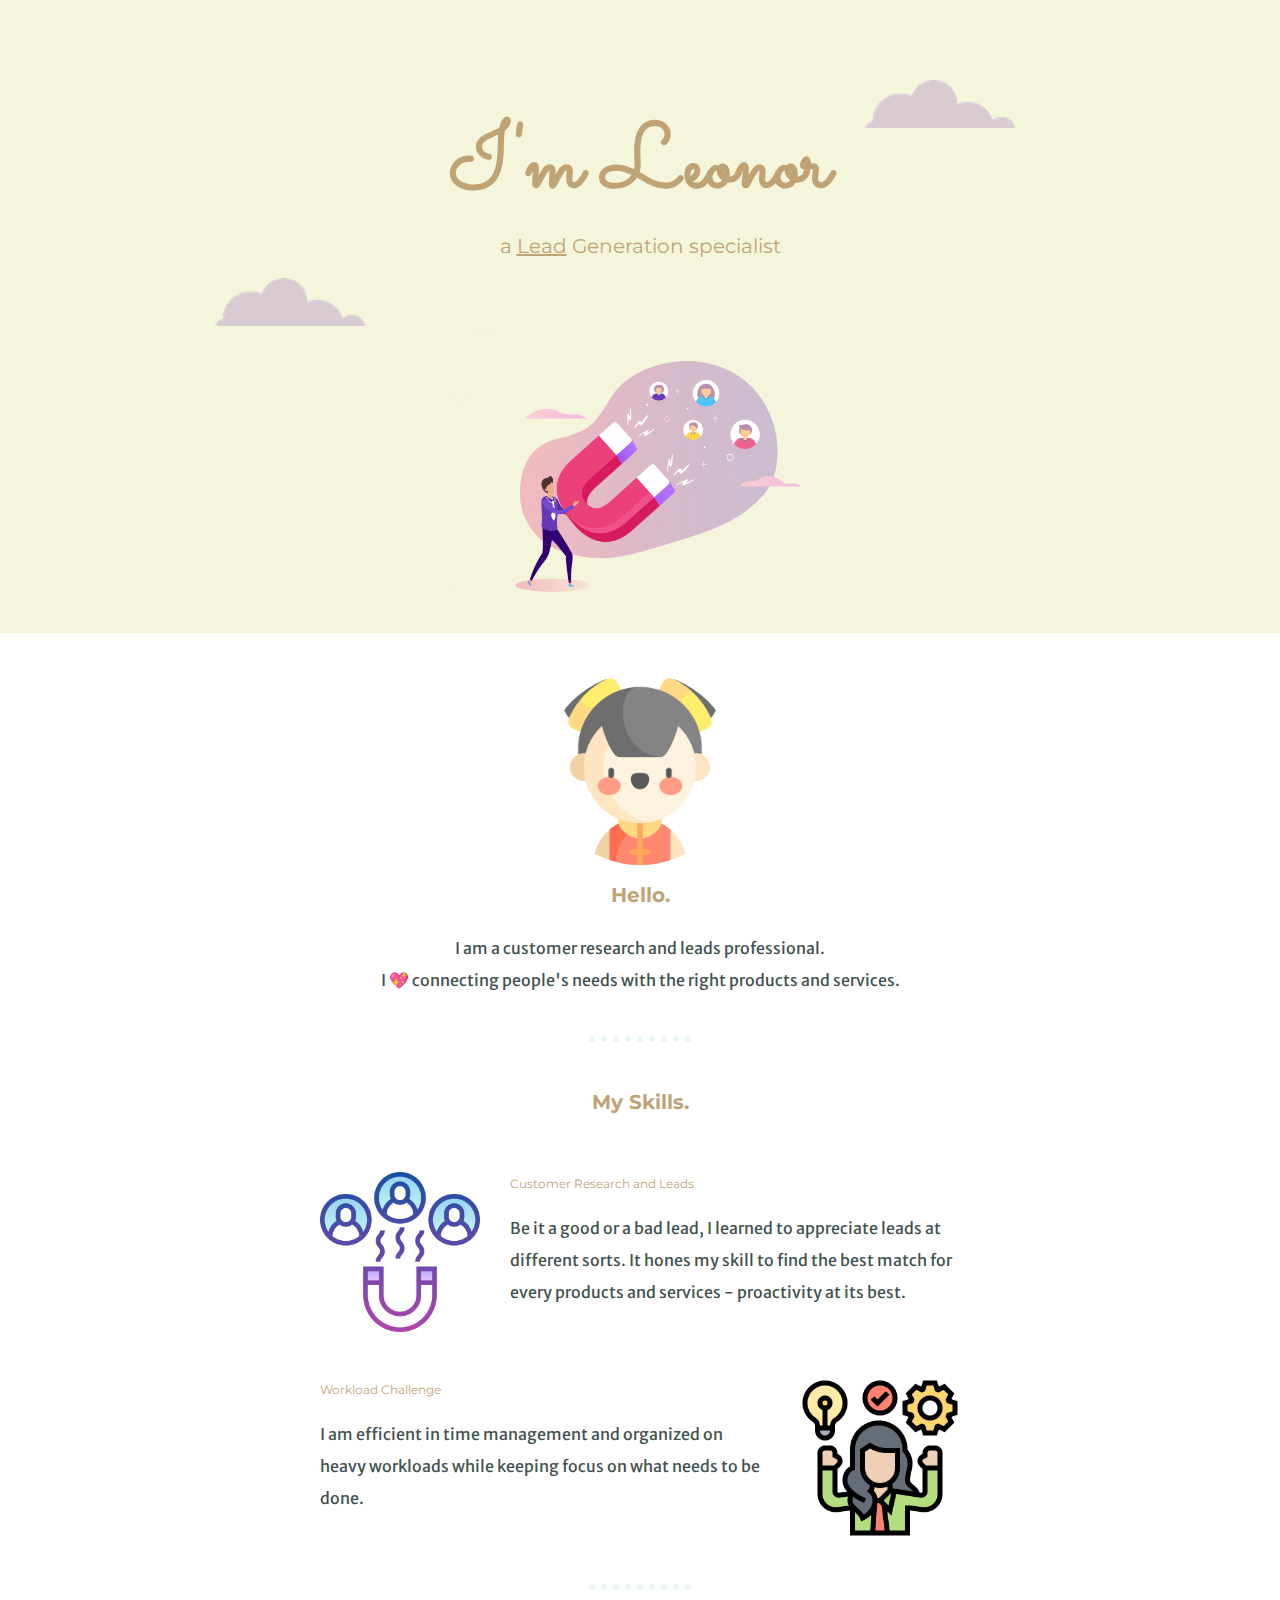
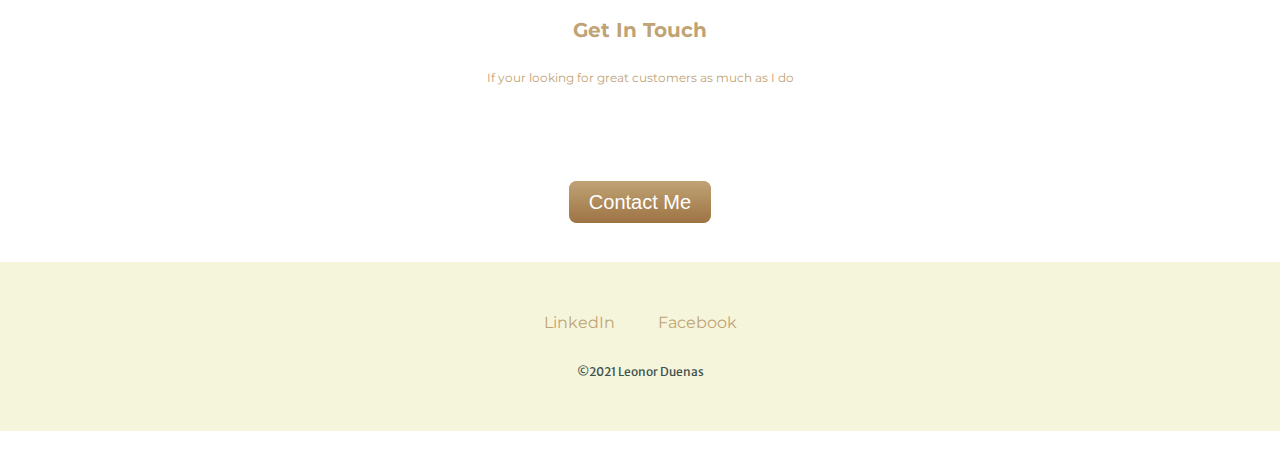
<file: index.html>
<!DOCTYPE html>
<html lang="en" dir="ltr">

<head>
  <meta charset="utf-8">
  <title>Leonor Duenas</title>
  <link rel="stylesheet" href="css/styles.css">
  <link rel="icon" href="favicon.ico">
  <link rel="preconnect" href="https://fonts.gstatic.com">
  <link href="https://fonts.googleapis.com/css2?family=Merriweather+Sans:wght@300&family=Montserrat:wght@400;800&family=Sacramento&display=swap" rel="stylesheet">
</head>

<body>

  <div class="top-container">
    <img class="top-cloud" src="images/cloud.png" alt="cloud-img">
    <h1>I'm Leonor</h1>
    <p class="jobDescription">a <span class="Lead">Lead</span> Generation specialist</p>
    <img class="bottom-cloud" src="images/cloud.png" alt="cloud-img"><br />
    <img class="leadGeneration" src="images/lead generation.png" alt="mountain-img">
  </div>

  <div class="middle-container">
    <div class="profile">
      <img class="profilePic" src="images/girl.png" alt="lead generation specialist Leonor">
      <h2>Hello.</h2>
      <p class="intro">I am a customer research and leads professional.<br>I 💖 connecting people's needs with the right products and services.</p>
    </div>
    <hr>
    <div class="skills">
      <h2>My Skills.</h2>
      <div class="skill-row">
        <img class="techSkill" src="images/users.png" alt="">

        <h3>Customer Research and Leads</h3>
        <p>Be it a good or a bad lead, I learned to appreciate leads at different sorts. It hones my skill to find the best match for every products and services - proactivity at its best.</p>
      </div>

      <div class="skill-row">
        <img class="softSkill" src="images/competence.png" alt="">

        <h3>Workload Challenge</h3>
        <p>I am efficient in time management and organized on heavy workloads while keeping focus on what needs to be done.</p>

      </div>
    </div>

    <hr>
    <div class="contact-me">
      <h2>Get In Touch</h2>
      <h3>If your looking for great customers as much as I do</h3>
      <p class="contact-me">Let's talk about how awesome finding them!</p>
      <a class="btn" href="yler00@yahoo.com">Contact Me</a>
    </div>
  </div>

  <div class="bottom-container">
    <a class="footer-link" href="https://www.linkedin.com/in/leonor-duenas-105569200/">LinkedIn</a>
    <a class="footer-link" href="https://www.facebook.com/leonor.duenas/">Facebook</a>
    <p class="copyright">©2021 Leonor Duenas</p>
  </div>
</body>

</html>
</file>
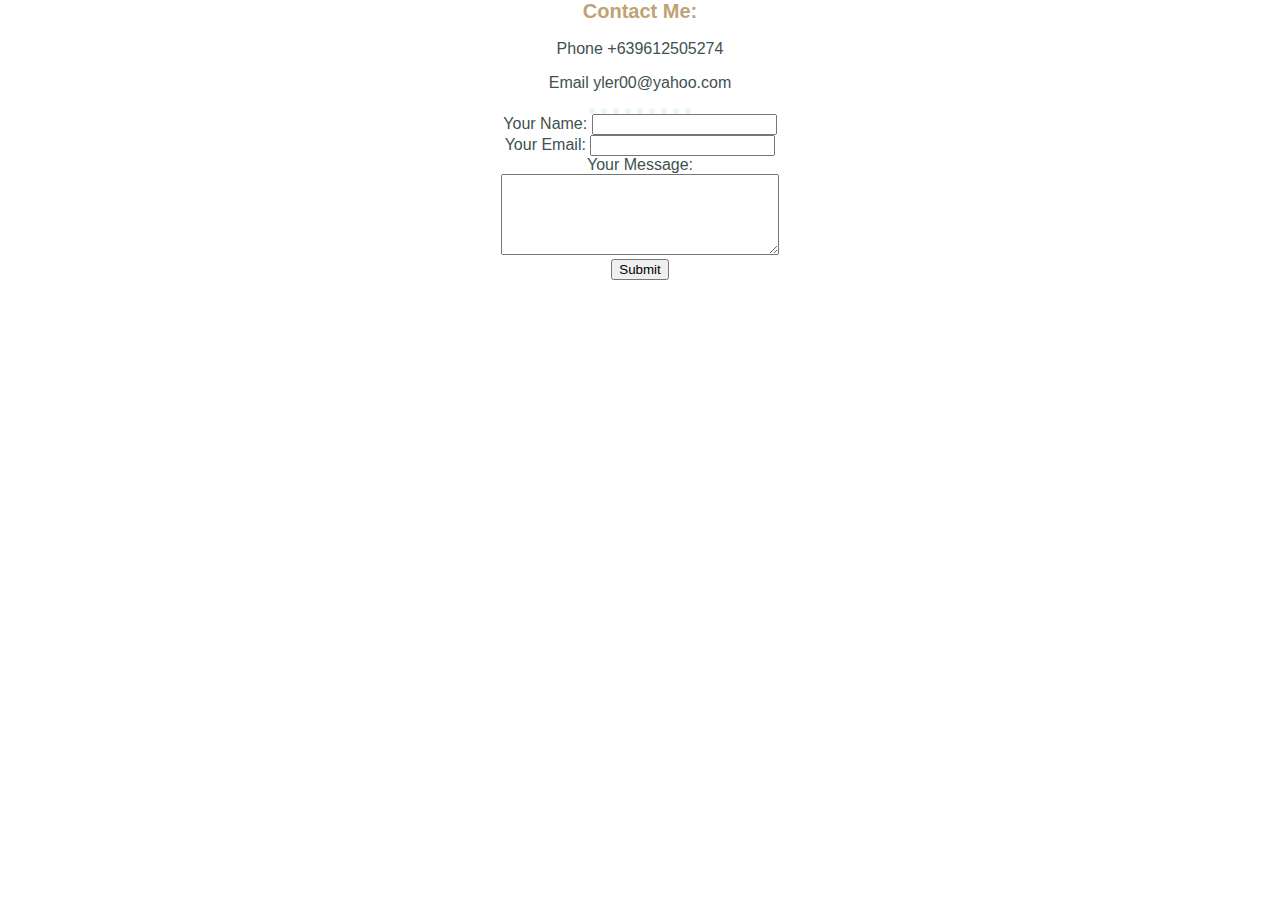
<file: contact.html>
<!DOCTYPE html>
<html lang="en" dir="ltr">
  <head>
    <meta charset="utf-8">
    <link rel="stylesheet" href="css/styles.css">
    <title></title>
  </head>
  <body>
    <h2>Contact Me:</h2>
      <p>Phone +639612505274</p>
      <p>Email yler00@yahoo.com</p>
      <hr />
      <form action="mailto:yler00@yahoo.com" method="post" enctype="text/plain">
        <label for="">Your Name:</label>
        <input type="text" name="yourName" value="">
        <br>
        <label for="">Your Email:</label>
        <input type="email" name="yourEmail" value="">
        <br>
        <label for="">Your Message:</label>
        <br>
        <textarea name="yourMessage" rows="5" cols="32"></textarea>
        <br>
        <input type="submit">

      </form>

  </body>
</html>
</file>
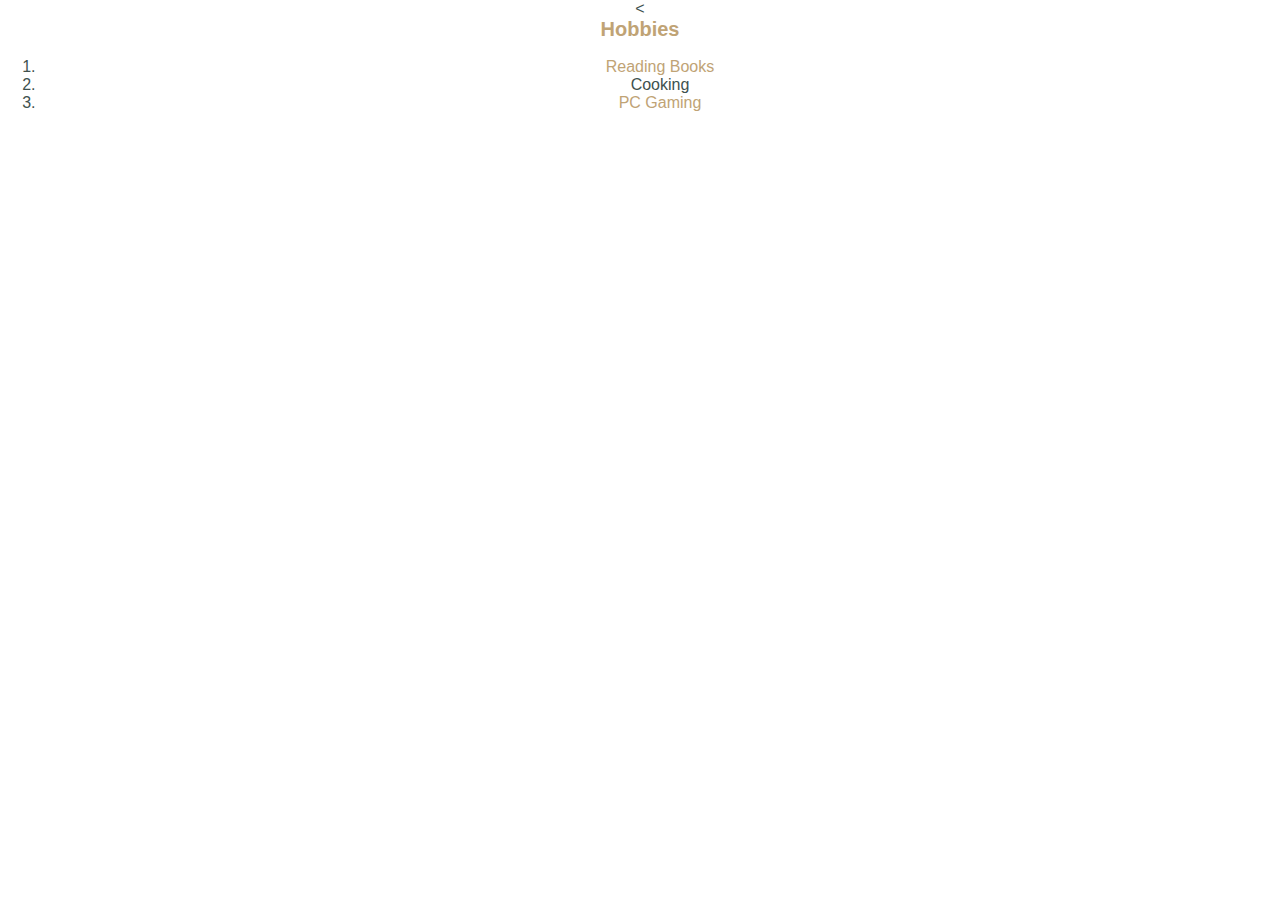
<file: hobbies.html>
<<!DOCTYPE html>
  <html lang="en" dir="ltr">

  <head>
    <meta charset="utf-8">
    <link rel="stylesheet" href="css/styles.css">
    <title></title>
  </head>

  <body>
    <h2>Hobbies</h2>
    <ol>
      <li><a href="https://en.wikipedia.org/wiki/Amazon_Kindle" target="_blank">Reading Books</a></li>
      <li>Cooking</li>
      <li><a href="https://www.pcgamer.com" target="_blank">PC Gaming</a></li>
    </ol>
  </body>

  </html>
</file>
<file: css/styles.css>
body {
  color: #40514E;
  margin: 0;
  text-align: center;
  font-family: 'Merriweather Sans', sans-serif;
}

hr {
  border: dotted #EAF6F6 6px;
  border-bottom: hidden;
  width: 7%;
  margin: auto;

}

h1 {
  font-size: 5.625em;
  margin: 0 auto;
  font-family: 'Sacramento', cursive;
  color: #C0A375;
}

.top-container {
  background-color: #F5F5DC;
  position: relative;
  padding-top: 50px;
}

.jobDescription {
  font-family: 'Montserrat', sans-serif;
  font-size: 1.25rem;
  margin-top: 0;
  color: #C0A375;
  font-weight: normal;
}

h2 {
  font-family: 'Montserrat', sans-serif;
  font-size: 1.25rem;
  margin-top: 0;
  color: #C0A375;
}

h3 {
  font-family: 'Montserrat', sans-serif;
  font-weight: normal;
  font-size: 0.75rem;
  margin-top: 0;
  color: #C0A375;
}

.middle-container {
  line-height: 2;
}

.Lead {
  text-decoration: underline;
}

.profilePic {
  width: 15%;
  border-radius: 50%;
}

.top-cloud {
  position: relative;
  left: 300px;
  top: 30px;
}

.bottom-cloud {
  position: relative;
  right: 350px;
}

.leadGeneration {
  width: 30%;
  height: 30%;
}

.profile {
  margin: 40px auto 40px;
}

.skill-row {
  width: 50%;
  margin: 50px auto 70px auto;
  text-align: left;
  line-height: 2;
}

.techSkill {
  width: 25%;
  float: left;
  margin-right: 30px;
  position: relative;
}

.softSkill {
  width: 25%;
  float: right;
  margin-left: 30px;
  position: relative;

}

.skills {
  margin: 40px auto 40px;
}

.contact-me {
  margin: 40px auto 40px;
}

a {
  font-family: 'Montserrat', sans-serif;
  color: #C0A375;
  margin: 10px 20px;
  text-decoration: none;
}

a:hover {
  color: #d9ccd1;
}

.bottom-container {
  margin: 40px auto 40px;
  background-color: #F5F5DC;
  padding: 50px 0 20px;
}

.btn {
  background: #c0a375;
  background-image: -webkit-linear-gradient(top, #c0a375, #9d7344);
  background-image: -moz-linear-gradient(top, #c0a375, #9d7344);
  background-image: -ms-linear-gradient(top, #c0a375, #9d7344);
  background-image: -o-linear-gradient(top, #c0a375, #9d7344);
  background-image: linear-gradient(to bottom, #c0a375, #9d7344);
  -webkit-border-radius: 8;
  -moz-border-radius: 8;
  border-radius: 8px;
  font-family: Arial;
  color: #ffffff;
  font-size: 20px;
  padding: 10px 20px 10px 20px;
  text-decoration: none;
}

.btn:hover {
  background: #c0a375;
  background-image: -webkit-linear-gradient(top, #c0a375, #f5f5dc);
  background-image: -moz-linear-gradient(top, #c0a375, #f5f5dc);
  background-image: -ms-linear-gradient(top, #c0a375, #f5f5dc);
  background-image: -o-linear-gradient(top, #c0a375, #f5f5dc);
  background-image: linear-gradient(to bottom, #c0a375, #f5f5dc);
  text-decoration: none;
  color: #ffffff;
}

.contact-me {
  margin-top: 20px;
  margin-bottom: 40px;
  color: #ffffff;
}

.copyright {
  color: #40514E;
  font-size: 0.75rem;
  padding: 20px 0;
}
</file>
